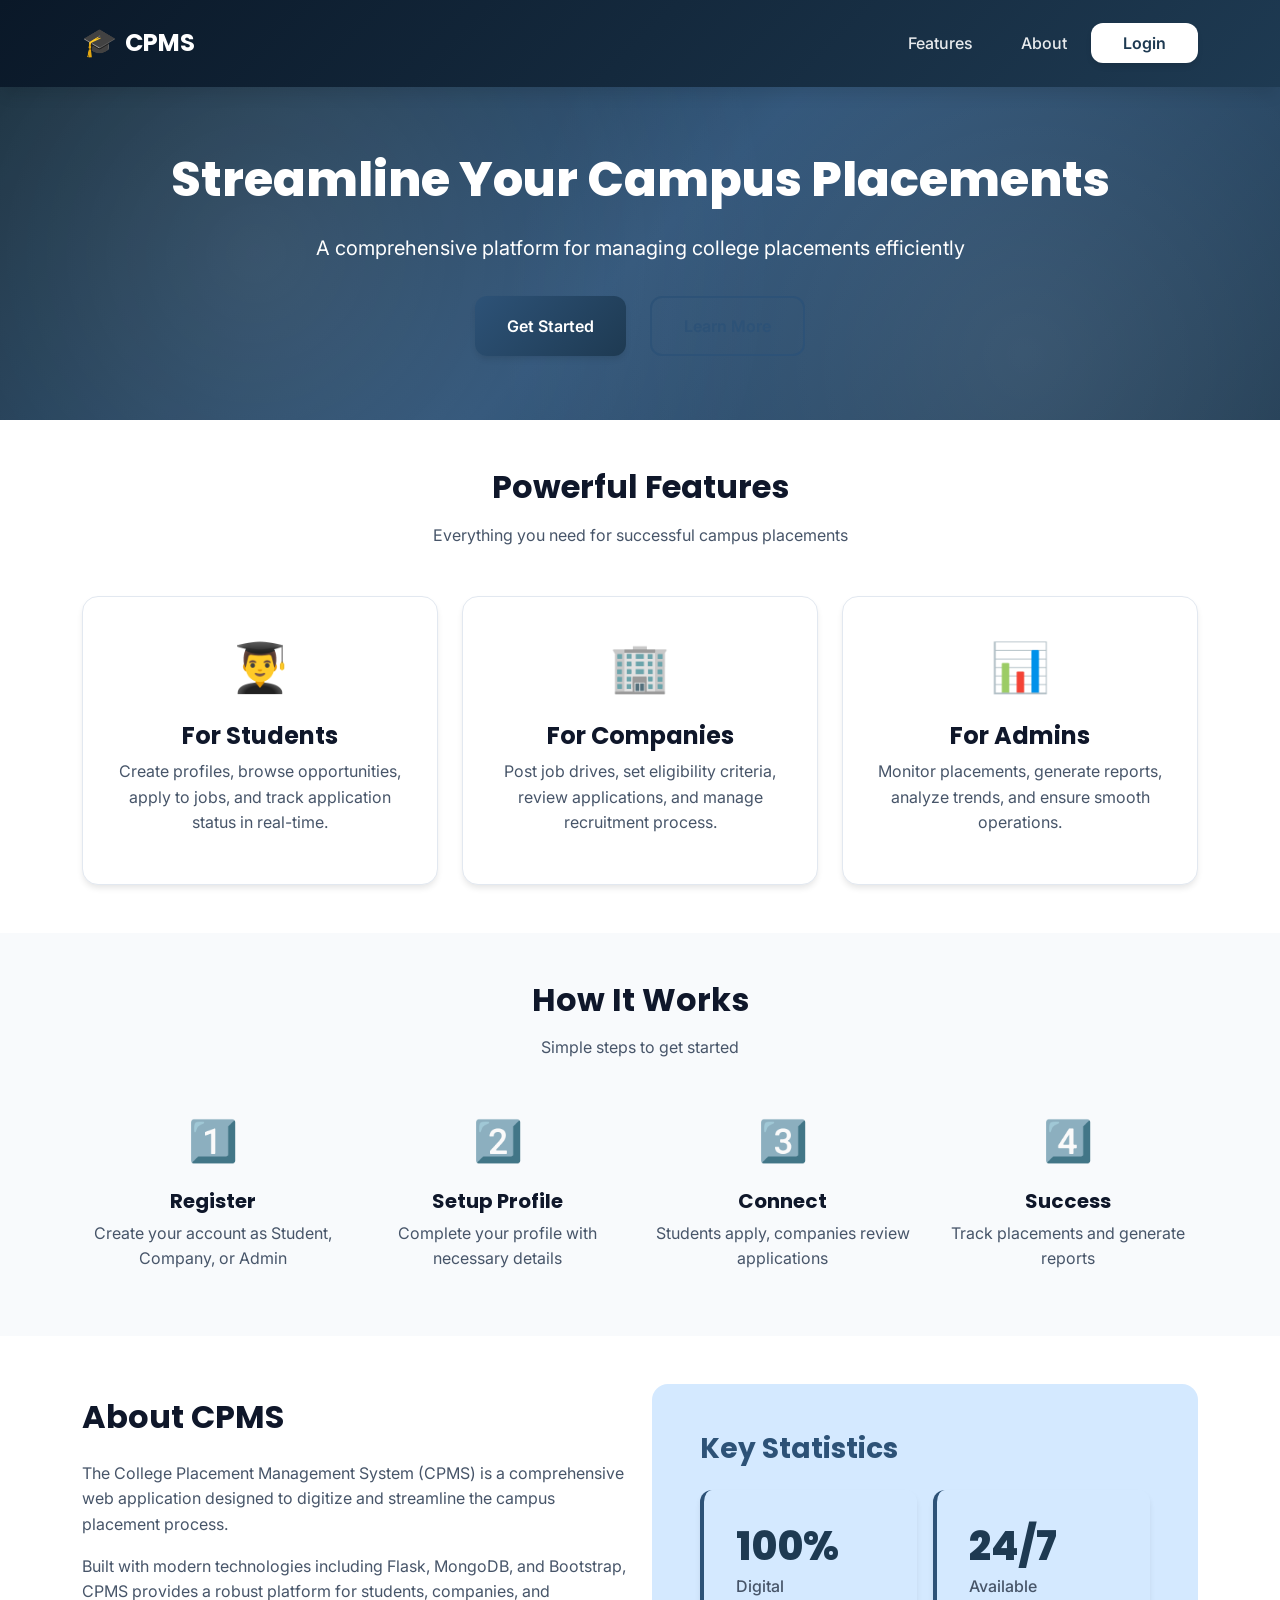
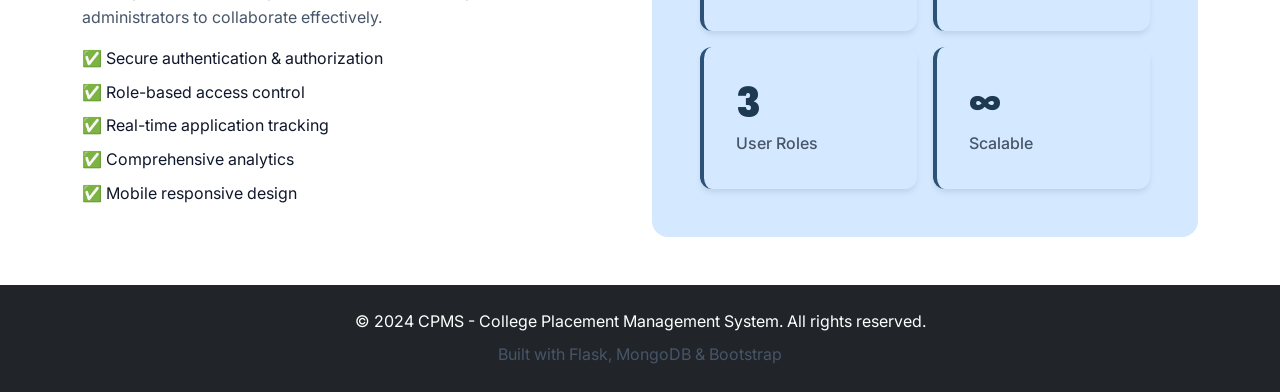
<file: templates/index.html>
<!DOCTYPE html>
<html lang="en">
<head>
    <meta charset="UTF-8">
    <meta name="viewport" content="width=device-width, initial-scale=1.0">
    <title>CPMS - College Placement Management System</title>
    
    <!-- Bootstrap CSS -->
    <link href="https://cdn.jsdelivr.net/npm/bootstrap@5.3.0/dist/css/bootstrap.min.css" rel="stylesheet">
    
    <!-- Google Fonts -->
    <link href="https://fonts.googleapis.com/css2?family=Poppins:wght@400;500;600;700;800&family=Inter:wght@400;500;600&display=swap" rel="stylesheet">
    
    <!-- Custom CSS -->
    <link rel="stylesheet" href="/static/css/style.css">
</head>
<body>
    <!-- Navbar -->
    <nav class="navbar navbar-expand-lg navbar-dark">
        <div class="container">
            <a class="navbar-brand" href="/">CPMS</a>
            <button class="navbar-toggler" type="button" data-bs-toggle="collapse" data-bs-target="#navbarNav">
                <span class="navbar-toggler-icon"></span>
            </button>
            <div class="collapse navbar-collapse" id="navbarNav">
                <ul class="navbar-nav ms-auto">
                    <li class="nav-item">
                        <a class="nav-link" href="#features">Features</a>
                    </li>
                    <li class="nav-item">
                        <a class="nav-link" href="#about">About</a>
                    </li>
                    <li class="nav-item">
                        <a class="btn btn-nav" href="/login">Login</a>
                    </li>
                </ul>
            </div>
        </div>
    </nav>

    <!-- Hero Section -->
    <section class="hero">
        <div class="container">
            <div class="hero-content text-center">
                <h1>Streamline Your Campus Placements</h1>
                <p>A comprehensive platform for managing college placements efficiently</p>
                <div class="hero-buttons justify-content-center">
                    <a href="/register" class="btn btn-primary btn-lg">Get Started</a>
                    <a href="#features" class="btn btn-outline-primary btn-lg">Learn More</a>
                </div>
            </div>
        </div>
    </section>

    <!-- Features Section -->
    <section id="features" class="py-5">
        <div class="container">
            <div class="text-center mb-5">
                <h2 class="mb-3">Powerful Features</h2>
                <p class="text-secondary">Everything you need for successful campus placements</p>
            </div>
            
            <div class="row g-4">
                <div class="col-md-4">
                    <div class="card h-100">
                        <div class="card-body text-center">
                            <div class="mb-3" style="font-size: 3rem;">👨‍🎓</div>
                            <h4>For Students</h4>
                            <p class="text-secondary">Create profiles, browse opportunities, apply to jobs, and track application status in real-time.</p>
                        </div>
                    </div>
                </div>
                
                <div class="col-md-4">
                    <div class="card h-100">
                        <div class="card-body text-center">
                            <div class="mb-3" style="font-size: 3rem;">🏢</div>
                            <h4>For Companies</h4>
                            <p class="text-secondary">Post job drives, set eligibility criteria, review applications, and manage recruitment process.</p>
                        </div>
                    </div>
                </div>
                
                <div class="col-md-4">
                    <div class="card h-100">
                        <div class="card-body text-center">
                            <div class="mb-3" style="font-size: 3rem;">📊</div>
                            <h4>For Admins</h4>
                            <p class="text-secondary">Monitor placements, generate reports, analyze trends, and ensure smooth operations.</p>
                        </div>
                    </div>
                </div>
            </div>
        </div>
    </section>

    <!-- How It Works -->
    <section class="py-5 bg-surface">
        <div class="container">
            <div class="text-center mb-5">
                <h2 class="mb-3">How It Works</h2>
                <p class="text-secondary">Simple steps to get started</p>
            </div>
            
            <div class="row g-4">
                <div class="col-md-3">
                    <div class="text-center">
                        <div class="mb-3" style="font-size: 2.5rem;">1️⃣</div>
                        <h5>Register</h5>
                        <p class="text-secondary">Create your account as Student, Company, or Admin</p>
                    </div>
                </div>
                
                <div class="col-md-3">
                    <div class="text-center">
                        <div class="mb-3" style="font-size: 2.5rem;">2️⃣</div>
                        <h5>Setup Profile</h5>
                        <p class="text-secondary">Complete your profile with necessary details</p>
                    </div>
                </div>
                
                <div class="col-md-3">
                    <div class="text-center">
                        <div class="mb-3" style="font-size: 2.5rem;">3️⃣</div>
                        <h5>Connect</h5>
                        <p class="text-secondary">Students apply, companies review applications</p>
                    </div>
                </div>
                
                <div class="col-md-3">
                    <div class="text-center">
                        <div class="mb-3" style="font-size: 2.5rem;">4️⃣</div>
                        <h5>Success</h5>
                        <p class="text-secondary">Track placements and generate reports</p>
                    </div>
                </div>
            </div>
        </div>
    </section>

    <!-- About Section -->
    <section id="about" class="py-5">
        <div class="container">
            <div class="row align-items-center">
                <div class="col-lg-6">
                    <h2 class="mb-4">About CPMS</h2>
                    <p class="text-secondary mb-3">
                        The College Placement Management System (CPMS) is a comprehensive web application 
                        designed to digitize and streamline the campus placement process.
                    </p>
                    <p class="text-secondary mb-3">
                        Built with modern technologies including Flask, MongoDB, and Bootstrap, CPMS provides 
                        a robust platform for students, companies, and administrators to collaborate effectively.
                    </p>
                    <ul class="list-unstyled">
                        <li class="mb-2">✅ Secure authentication & authorization</li>
                        <li class="mb-2">✅ Role-based access control</li>
                        <li class="mb-2">✅ Real-time application tracking</li>
                        <li class="mb-2">✅ Comprehensive analytics</li>
                        <li class="mb-2">✅ Mobile responsive design</li>
                    </ul>
                </div>
                <div class="col-lg-6">
                    <div class="p-5 bg-primary-light rounded-xl">
                        <h3 class="text-primary mb-4">Key Statistics</h3>
                        <div class="row g-3">
                            <div class="col-6">
                                <div class="stat-card">
                                    <h3>100%</h3>
                                    <p>Digital</p>
                                </div>
                            </div>
                            <div class="col-6">
                                <div class="stat-card">
                                    <h3>24/7</h3>
                                    <p>Available</p>
                                </div>
                            </div>
                            <div class="col-6">
                                <div class="stat-card">
                                    <h3>3</h3>
                                    <p>User Roles</p>
                                </div>
                            </div>
                            <div class="col-6">
                                <div class="stat-card">
                                    <h3>∞</h3>
                                    <p>Scalable</p>
                                </div>
                            </div>
                        </div>
                    </div>
                </div>
            </div>
        </div>
    </section>

    <!-- Footer -->
    <footer class="bg-dark text-white py-4">
        <div class="container text-center">
            <p class="mb-0">&copy; 2024 CPMS - College Placement Management System. All rights reserved.</p>
            <p class="mb-0 mt-2 text-secondary">Built with Flask, MongoDB & Bootstrap</p>
        </div>
    </footer>

    <!-- Bootstrap JS -->
    <script src="https://cdn.jsdelivr.net/npm/bootstrap@5.3.0/dist/js/bootstrap.bundle.min.js"></script>
    
    <!-- Custom JS -->
    <script src="/static/js/main.js"></script>
</body>
</html>
</file>
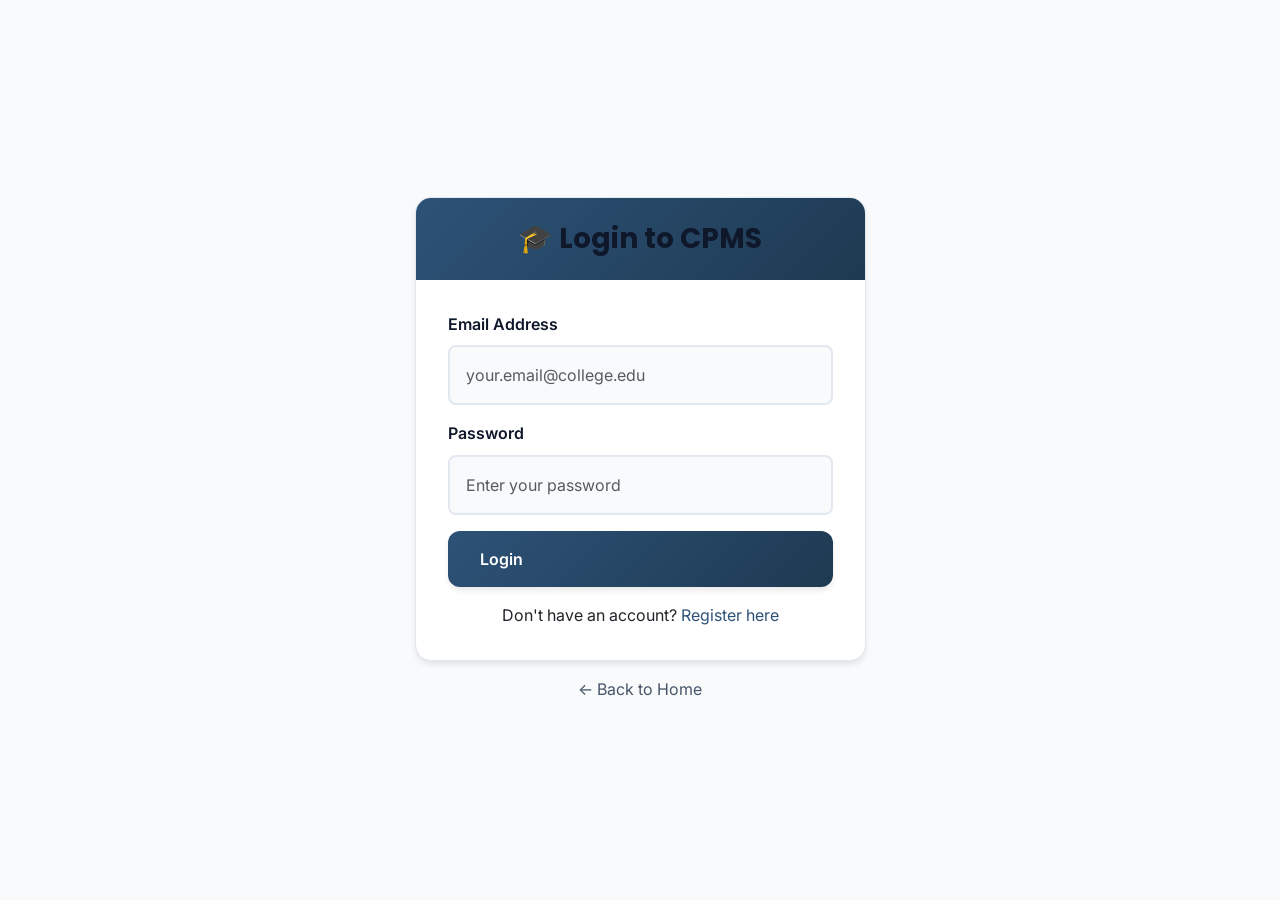
<file: templates/login.html>
<!DOCTYPE html>
<html lang="en">
<head>
    <meta charset="UTF-8">
    <meta name="viewport" content="width=device-width, initial-scale=1.0">
    <title>Login - CPMS</title>
    
    <link href="https://cdn.jsdelivr.net/npm/bootstrap@5.3.0/dist/css/bootstrap.min.css" rel="stylesheet">
    <link href="https://fonts.googleapis.com/css2?family=Poppins:wght@400;500;600;700;800&family=Inter:wght@400;500;600&display=swap" rel="stylesheet">
    <link rel="stylesheet" href="/static/css/style.css">
</head>
<body class="bg-surface">
    <div class="container">
        <div class="row justify-content-center align-items-center" style="min-height: 100vh;">
            <div class="col-md-5">
                <div class="card">
                    <div class="card-header text-center">
                        <h3 class="mb-0">🎓 Login to CPMS</h3>
                    </div>
                    <div class="card-body">
                        <form id="loginForm">
                            <div class="mb-3">
                                <label class="form-label">Email Address</label>
                                <input type="email" class="form-control" id="email" placeholder="your.email@college.edu" required>
                            </div>
                            
                            <div class="mb-3">
                                <label class="form-label">Password</label>
                                <input type="password" class="form-control" id="password" placeholder="Enter your password" required>
                            </div>
                            
                            <div id="errorMessage" class="alert alert-danger d-none"></div>
                            
                            <button type="submit" class="btn btn-primary w-100 mb-3" id="loginBtn">
                                Login
                            </button>
                            
                            <div class="text-center">
                                <p class="mb-0">Don't have an account? <a href="/register">Register here</a></p>
                            </div>
                        </form>
                    </div>
                </div>
                
                <div class="text-center mt-3">
                    <a href="/" class="text-secondary">← Back to Home</a>
                </div>
            </div>
        </div>
    </div>

    <script src="https://cdn.jsdelivr.net/npm/bootstrap@5.3.0/dist/js/bootstrap.bundle.min.js"></script>
    <script src="/static/js/main.js"></script>
    <script>
        const loginForm = document.getElementById('loginForm');
        const errorMessage = document.getElementById('errorMessage');
        const loginBtn = document.getElementById('loginBtn');
        
        loginForm.addEventListener('submit', async (e) => {
            e.preventDefault();
            
            const email = document.getElementById('email').value;
            const password = document.getElementById('password').value;
            
            // Validation
            if (!FormValidator.email(email)) {
                showError('Please enter a valid email address');
                return;
            }
            
            if (!FormValidator.password(password)) {
                showError('Password must be at least 6 characters');
                return;
            }
            
            // Show loading
            loginBtn.disabled = true;
            loginBtn.innerHTML = '<span class="spinner-border spinner-border-sm me-2"></span>Logging in...';
            
            try {
                const response = await API.post('/auth/login', { email, password });
                
                // Save token and user info
                TokenManager.set(response.token);
                TokenManager.setRole(response.role);
                TokenManager.setUserId(response.user_id);
                
                // Redirect based on role
                switch(response.role) {
                    case 'student':
                        window.location.href = '/student-dashboard';
                        break;
                    case 'company':
                        window.location.href = '/company-dashboard';
                        break;
                    case 'admin':
                        window.location.href = '/admin-dashboard';
                        break;
                }
            } catch (error) {
                showError(error.message);
                loginBtn.disabled = false;
                loginBtn.innerHTML = 'Login';
            }
        });
        
        function showError(message) {
            errorMessage.textContent = message;
            errorMessage.classList.remove('d-none');
            setTimeout(() => {
                errorMessage.classList.add('d-none');
            }, 5000);
        }
    </script>
</body>
</html>
</file>
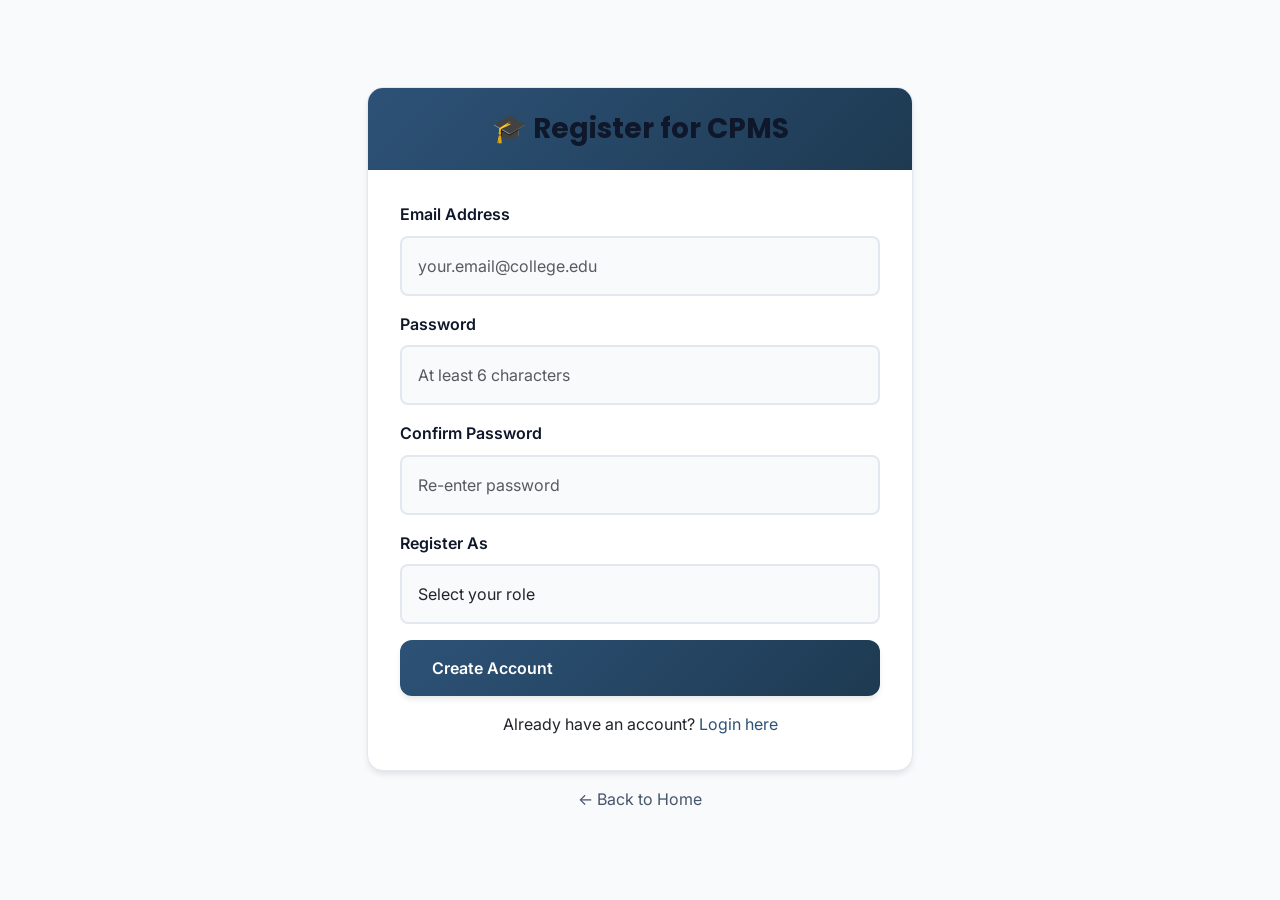
<file: templates/register.html>
<!DOCTYPE html>
<html lang="en">
<head>
    <meta charset="UTF-8">
    <meta name="viewport" content="width=device-width, initial-scale=1.0">
    <title>Register - CPMS</title>
    
    <link href="https://cdn.jsdelivr.net/npm/bootstrap@5.3.0/dist/css/bootstrap.min.css" rel="stylesheet">
    <link href="https://fonts.googleapis.com/css2?family=Poppins:wght@400;500;600;700;800&family=Inter:wght@400;500;600&display=swap" rel="stylesheet">
    <link rel="stylesheet" href="/static/css/style.css">
</head>
<body class="bg-surface">
    <div class="container">
        <div class="row justify-content-center align-items-center" style="min-height: 100vh; padding: 2rem 0;">
            <div class="col-md-6">
                <div class="card">
                    <div class="card-header text-center">
                        <h3 class="mb-0">🎓 Register for CPMS</h3>
                    </div>
                    <div class="card-body">
                        <form id="registerForm">
                            <div class="mb-3">
                                <label class="form-label">Email Address</label>
                                <input type="email" class="form-control" id="email" placeholder="your.email@college.edu" required>
                            </div>
                            
                            <div class="mb-3">
                                <label class="form-label">Password</label>
                                <input type="password" class="form-control" id="password" placeholder="At least 6 characters" required>
                            </div>
                            
                            <div class="mb-3">
                                <label class="form-label">Confirm Password</label>
                                <input type="password" class="form-control" id="confirmPassword" placeholder="Re-enter password" required>
                            </div>
                            
                            <div class="mb-3">
                                <label class="form-label">Register As</label>
                                <select class="form-select" id="role" required>
                                    <option value="">Select your role</option>
                                    <option value="student">Student</option>
                                    <option value="company">Company / Recruiter</option>
                                    <option value="admin">Admin (TPO)</option>
                                </select>
                            </div>
                            
                            <div id="errorMessage" class="alert alert-danger d-none"></div>
                            <div id="successMessage" class="alert alert-success d-none"></div>
                            
                            <button type="submit" class="btn btn-primary w-100 mb-3" id="registerBtn">
                                Create Account
                            </button>
                            
                            <div class="text-center">
                                <p class="mb-0">Already have an account? <a href="/login">Login here</a></p>
                            </div>
                        </form>
                    </div>
                </div>
                
                <div class="text-center mt-3">
                    <a href="/" class="text-secondary">← Back to Home</a>
                </div>
            </div>
        </div>
    </div>

    <script src="https://cdn.jsdelivr.net/npm/bootstrap@5.3.0/dist/js/bootstrap.bundle.min.js"></script>
    <script src="/static/js/main.js"></script>
    <script>
        const registerForm = document.getElementById('registerForm');
        const errorMessage = document.getElementById('errorMessage');
        const successMessage = document.getElementById('successMessage');
        const registerBtn = document.getElementById('registerBtn');
        
        registerForm.addEventListener('submit', async (e) => {
            e.preventDefault();
            
            const email = document.getElementById('email').value;
            const password = document.getElementById('password').value;
            const confirmPassword = document.getElementById('confirmPassword').value;
            const role = document.getElementById('role').value;
            
            // Validation
            if (!FormValidator.email(email)) {
                showError('Please enter a valid email address');
                return;
            }
            
            if (!FormValidator.password(password)) {
                showError('Password must be at least 6 characters');
                return;
            }
            
            if (password !== confirmPassword) {
                showError('Passwords do not match');
                return;
            }
            
            if (!role) {
                showError('Please select your role');
                return;
            }
            
            // Show loading
            registerBtn.disabled = true;
            registerBtn.innerHTML = '<span class="spinner-border spinner-border-sm me-2"></span>Creating account...';
            
            try {
                const response = await API.post('/auth/register', { email, password, role });
                
                showSuccess('Account created successfully! Redirecting to login...');
                
                // Redirect to login after 2 seconds
                setTimeout(() => {
                    window.location.href = '/login';
                }, 2000);
                
            } catch (error) {
                showError(error.message);
                registerBtn.disabled = false;
                registerBtn.innerHTML = 'Create Account';
            }
        });
        
        function showError(message) {
            errorMessage.textContent = message;
            errorMessage.classList.remove('d-none');
            successMessage.classList.add('d-none');
            setTimeout(() => {
                errorMessage.classList.add('d-none');
            }, 5000);
        }
        
        function showSuccess(message) {
            successMessage.textContent = message;
            successMessage.classList.remove('d-none');
            errorMessage.classList.add('d-none');
        }
    </script>
</body>
</html>
</file>
<file: static/css/style.css>
/* ========================================
   CPMS - College Placement Management System
   Modern, Professional Design System
   ======================================== */

:root {
    /* Primary Color Palette - Deep Professional Blues */
    --primary-900: #0a1828;
    --primary-800: #162d3d;
    --primary-700: #1e3a52;
    --primary-600: #2d5277;
    --primary-500: #3d6a9c;
    --primary-400: #5a8fc7;
    --primary-300: #7daee0;
    --primary-200: #a8cef5;
    --primary-100: #d4e9ff;
    
    /* Accent Colors */
    --accent-success: #10b981;
    --accent-warning: #f59e0b;
    --accent-danger: #ef4444;
    --accent-info: #3b82f6;
    
    /* Neutral Grays */
    --gray-900: #111827;
    --gray-800: #1f2937;
    --gray-700: #374151;
    --gray-600: #4b5563;
    --gray-500: #6b7280;
    --gray-400: #9ca3af;
    --gray-300: #d1d5db;
    --gray-200: #e5e7eb;
    --gray-100: #f3f4f6;
    --gray-50: #f9fafb;
    
    /* Semantic Colors */
    --background: #ffffff;
    --surface: #f8fafc;
    --text-primary: #0f172a;
    --text-secondary: #475569;
    --text-tertiary: #94a3b8;
    --border: #e2e8f0;
    
    /* Spacing Scale */
    --space-xs: 0.25rem;
    --space-sm: 0.5rem;
    --space-md: 1rem;
    --space-lg: 1.5rem;
    --space-xl: 2rem;
    --space-2xl: 3rem;
    --space-3xl: 4rem;
    
    /* Border Radius */
    --radius-sm: 0.375rem;
    --radius-md: 0.5rem;
    --radius-lg: 0.75rem;
    --radius-xl: 1rem;
    --radius-2xl: 1.5rem;
    
    /* Shadows */
    --shadow-sm: 0 1px 2px 0 rgb(0 0 0 / 0.05);
    --shadow-md: 0 4px 6px -1px rgb(0 0 0 / 0.1);
    --shadow-lg: 0 10px 15px -3px rgb(0 0 0 / 0.1);
    --shadow-xl: 0 20px 25px -5px rgb(0 0 0 / 0.1);
    
    /* Typography */
    --font-heading: 'Poppins', -apple-system, system-ui, sans-serif;
    --font-body: 'Inter', -apple-system, system-ui, sans-serif;
    --font-mono: 'JetBrains Mono', monospace;
}

/* ========================================
   GLOBAL STYLES
   ======================================== */

* {
    margin: 0;
    padding: 0;
    box-sizing: border-box;
}

body {
    font-family: var(--font-body);
    font-size: 16px;
    line-height: 1.6;
    color: var(--text-primary);
    background: var(--background);
    -webkit-font-smoothing: antialiased;
    -moz-osx-font-smoothing: grayscale;
}

h1, h2, h3, h4, h5, h6 {
    font-family: var(--font-heading);
    font-weight: 700;
    line-height: 1.2;
    color: var(--text-primary);
}

h1 { font-size: 2.5rem; }
h2 { font-size: 2rem; }
h3 { font-size: 1.75rem; }
h4 { font-size: 1.5rem; }
h5 { font-size: 1.25rem; }
h6 { font-size: 1rem; }

a {
    color: var(--primary-600);
    text-decoration: none;
    transition: all 0.2s ease;
}

a:hover {
    color: var(--primary-700);
}

/* ========================================
   LAYOUT COMPONENTS
   ======================================== */

.navbar {
    background: linear-gradient(135deg, var(--primary-900) 0%, var(--primary-700) 100%);
    box-shadow: var(--shadow-lg);
    padding: var(--space-md) 0;
    position: sticky;
    top: 0;
    z-index: 1000;
}

.navbar-brand {
    font-family: var(--font-heading);
    font-size: 1.5rem;
    font-weight: 700;
    color: white !important;
    display: flex;
    align-items: center;
    gap: var(--space-sm);
}

.navbar-brand::before {
    content: "🎓";
    font-size: 1.75rem;
}

.navbar-nav .nav-link {
    color: rgba(255, 255, 255, 0.9) !important;
    font-weight: 500;
    padding: var(--space-sm) var(--space-lg) !important;
    border-radius: var(--radius-md);
    transition: all 0.3s ease;
}

.navbar-nav .nav-link:hover {
    background: rgba(255, 255, 255, 0.1);
    color: white !important;
}

.btn-nav {
    background: white !important;
    color: var(--primary-700) !important;
    font-weight: 600;
    padding: var(--space-sm) var(--space-xl) !important;
    border-radius: var(--radius-lg);
    box-shadow: var(--shadow-md);
}

.btn-nav:hover {
    transform: translateY(-2px);
    box-shadow: var(--shadow-xl);
}

/* ========================================
   HERO SECTION
   ======================================== */

.hero {
    background: linear-gradient(135deg, var(--primary-800) 0%, var(--primary-600) 50%, var(--primary-700) 100%);
    color: white;
    padding: var(--space-3xl) 0;
    position: relative;
    overflow: hidden;
}

.hero::before {
    content: "";
    position: absolute;
    top: 0;
    left: 0;
    right: 0;
    bottom: 0;
    background-image: 
        radial-gradient(circle at 20% 50%, rgba(255,255,255,0.1) 0%, transparent 50%),
        radial-gradient(circle at 80% 80%, rgba(255,255,255,0.1) 0%, transparent 50%);
    pointer-events: none;
}

.hero-content {
    position: relative;
    z-index: 1;
}

.hero h1 {
    color: white;
    font-size: 3rem;
    font-weight: 800;
    margin-bottom: var(--space-lg);
    animation: fadeInUp 0.8s ease;
}

.hero p {
    font-size: 1.25rem;
    opacity: 0.95;
    margin-bottom: var(--space-xl);
    animation: fadeInUp 0.8s ease 0.2s both;
}

.hero-buttons {
    display: flex;
    gap: var(--space-lg);
    animation: fadeInUp 0.8s ease 0.4s both;
}

@keyframes fadeInUp {
    from {
        opacity: 0;
        transform: translateY(20px);
    }
    to {
        opacity: 1;
        transform: translateY(0);
    }
}

/* ========================================
   CARDS & CONTAINERS
   ======================================== */

.card {
    background: white;
    border: 1px solid var(--border);
    border-radius: var(--radius-xl);
    box-shadow: var(--shadow-md);
    transition: all 0.3s ease;
    overflow: hidden;
}

.card:hover {
    box-shadow: var(--shadow-xl);
    transform: translateY(-4px);
}

.card-header {
    background: linear-gradient(135deg, var(--primary-600), var(--primary-700));
    color: white;
    padding: var(--space-lg);
    border-bottom: none;
    font-weight: 600;
}

.card-body {
    padding: var(--space-xl);
}

.stat-card {
    background: linear-gradient(135deg, var(--primary-50), white);
    border-left: 4px solid var(--primary-600);
    padding: var(--space-xl);
    border-radius: var(--radius-lg);
    box-shadow: var(--shadow-md);
    transition: all 0.3s ease;
}

.stat-card:hover {
    transform: translateY(-2px);
    box-shadow: var(--shadow-lg);
}

.stat-card h3 {
    font-size: 2.5rem;
    color: var(--primary-700);
    font-weight: 800;
    margin-bottom: var(--space-xs);
}

.stat-card p {
    color: var(--text-secondary);
    font-weight: 500;
    margin: 0;
}

/* ========================================
   BUTTONS
   ======================================== */

.btn {
    padding: var(--space-md) var(--space-xl);
    border-radius: var(--radius-lg);
    font-weight: 600;
    font-size: 1rem;
    border: none;
    cursor: pointer;
    transition: all 0.3s ease;
    display: inline-flex;
    align-items: center;
    gap: var(--space-sm);
}

.btn-primary {
    background: linear-gradient(135deg, var(--primary-600), var(--primary-700));
    color: white;
    box-shadow: var(--shadow-md);
}

.btn-primary:hover {
    background: linear-gradient(135deg, var(--primary-700), var(--primary-800));
    transform: translateY(-2px);
    box-shadow: var(--shadow-lg);
    color: white;
}

.btn-success {
    background: var(--accent-success);
    color: white;
}

.btn-success:hover {
    background: #059669;
    color: white;
}

.btn-warning {
    background: var(--accent-warning);
    color: white;
}

.btn-warning:hover {
    background: #d97706;
    color: white;
}

.btn-danger {
    background: var(--accent-danger);
    color: white;
}

.btn-danger:hover {
    background: #dc2626;
    color: white;
}

.btn-outline-primary {
    background: transparent;
    color: var(--primary-600);
    border: 2px solid var(--primary-600);
}

.btn-outline-primary:hover {
    background: var(--primary-600);
    color: white;
}

/* ========================================
   FORMS
   ======================================== */

.form-control, .form-select {
    padding: var(--space-md);
    border: 2px solid var(--border);
    border-radius: var(--radius-md);
    font-size: 1rem;
    transition: all 0.3s ease;
    background: var(--surface);
}

.form-control:focus, .form-select:focus {
    border-color: var(--primary-500);
    box-shadow: 0 0 0 3px rgba(61, 106, 156, 0.1);
    outline: none;
    background: white;
}

.form-label {
    font-weight: 600;
    color: var(--text-primary);
    margin-bottom: var(--space-sm);
}

/* ========================================
   TABLES
   ======================================== */

.table {
    background: white;
    border-radius: var(--radius-lg);
    overflow: hidden;
    box-shadow: var(--shadow-md);
}

.table thead {
    background: linear-gradient(135deg, var(--primary-600), var(--primary-700));
    color: white;
}

.table thead th {
    padding: var(--space-lg);
    font-weight: 600;
    border: none;
}

.table tbody tr {
    transition: all 0.2s ease;
}

.table tbody tr:hover {
    background: var(--gray-50);
}

.table tbody td {
    padding: var(--space-lg);
    vertical-align: middle;
}

/* ========================================
   BADGES
   ======================================== */

.badge {
    padding: var(--space-xs) var(--space-md);
    border-radius: var(--radius-sm);
    font-weight: 600;
    font-size: 0.875rem;
}

.badge.bg-success {
    background: var(--accent-success) !important;
}

.badge.bg-warning {
    background: var(--accent-warning) !important;
}

.badge.bg-danger {
    background: var(--accent-danger) !important;
}

.badge.bg-info {
    background: var(--accent-info) !important;
}

/* ========================================
   DASHBOARD LAYOUT
   ======================================== */

.dashboard-header {
    background: white;
    padding: var(--space-xl);
    border-radius: var(--radius-xl);
    box-shadow: var(--shadow-md);
    margin-bottom: var(--space-xl);
}

.dashboard-header h2 {
    margin: 0;
    color: var(--primary-700);
}

.dashboard-grid {
    display: grid;
    grid-template-columns: repeat(auto-fit, minmax(250px, 1fr));
    gap: var(--space-xl);
    margin-bottom: var(--space-xl);
}

/* ========================================
   UTILITIES
   ======================================== */

.text-primary { color: var(--primary-600) !important; }
.text-secondary { color: var(--text-secondary) !important; }
.text-success { color: var(--accent-success) !important; }
.text-danger { color: var(--accent-danger) !important; }
.text-warning { color: var(--accent-warning) !important; }

.bg-surface { background: var(--surface) !important; }
.bg-primary-light { background: var(--primary-100) !important; }

.rounded-lg { border-radius: var(--radius-lg) !important; }
.rounded-xl { border-radius: var(--radius-xl) !important; }

.shadow-sm { box-shadow: var(--shadow-sm) !important; }
.shadow-md { box-shadow: var(--shadow-md) !important; }
.shadow-lg { box-shadow: var(--shadow-lg) !important; }

/* ========================================
   RESPONSIVE
   ======================================== */

@media (max-width: 768px) {
    .hero h1 {
        font-size: 2rem;
    }
    
    .hero p {
        font-size: 1rem;
    }
    
    .hero-buttons {
        flex-direction: column;
    }
    
    .dashboard-grid {
        grid-template-columns: 1fr;
    }
}

/* ========================================
   ANIMATIONS
   ======================================== */

@keyframes slideIn {
    from {
        opacity: 0;
        transform: translateX(-20px);
    }
    to {
        opacity: 1;
        transform: translateX(0);
    }
}

.animate-slide-in {
    animation: slideIn 0.5s ease;
}

/* Loading Spinner */
.spinner {
    border: 3px solid var(--gray-200);
    border-top: 3px solid var(--primary-600);
    border-radius: 50%;
    width: 40px;
    height: 40px;
    animation: spin 1s linear infinite;
}

@keyframes spin {
    0% { transform: rotate(0deg); }
    100% { transform: rotate(360deg); }
}
</file>
